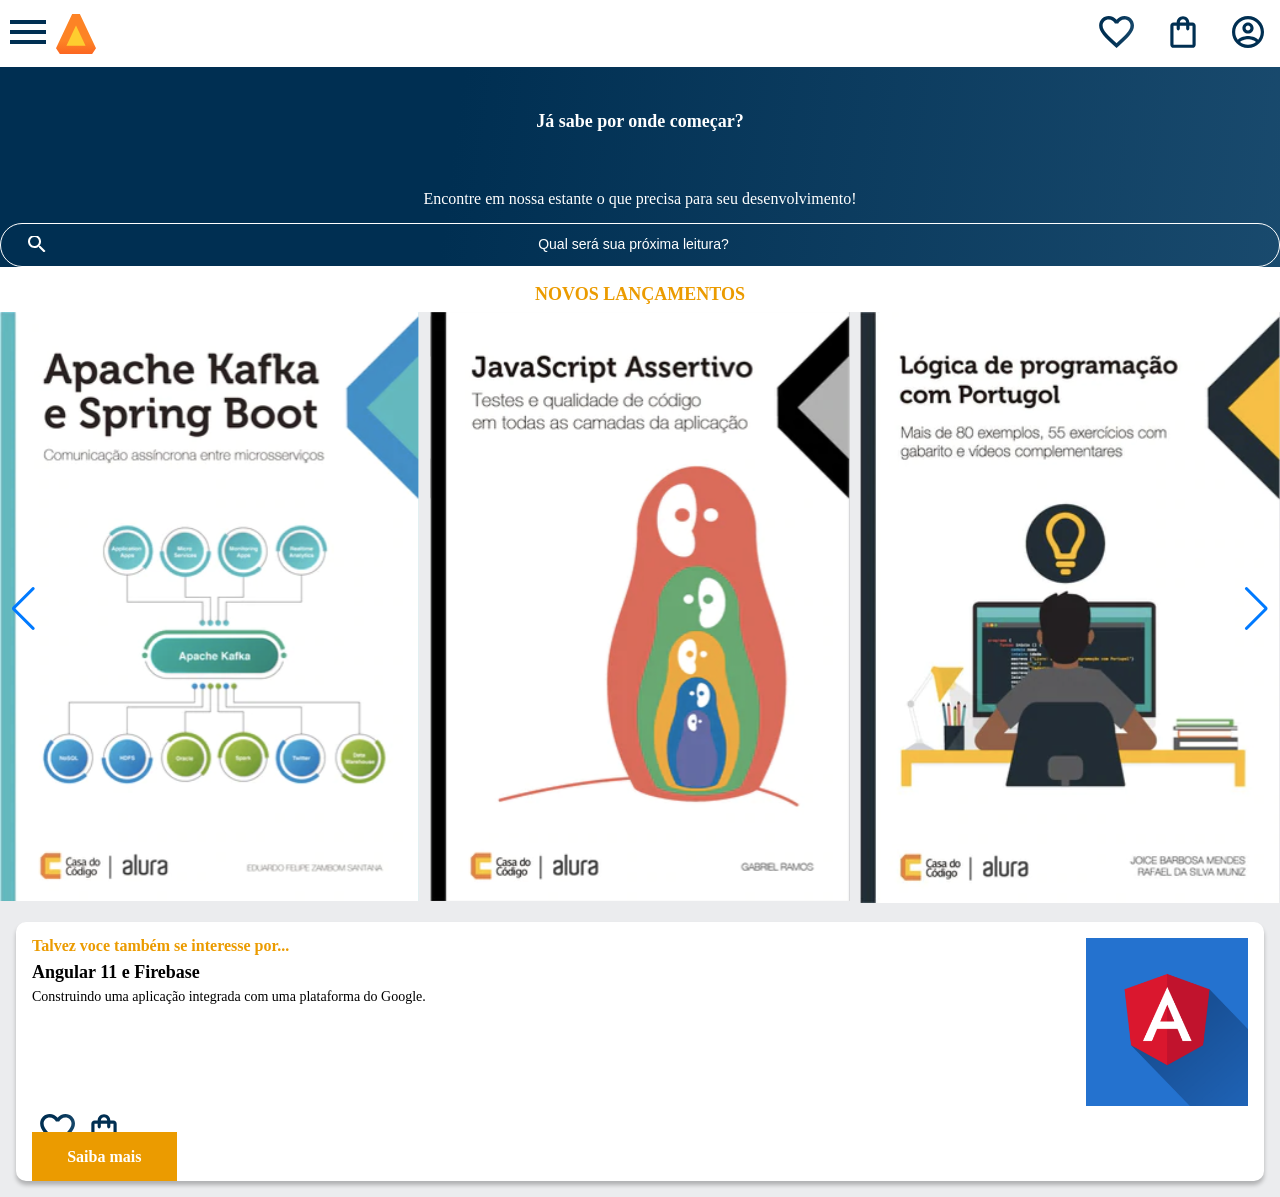
<file: AluraBooks-main/index.html>
<!DOCTYPE html>
<html lang="en">

<head>
    <meta charset="UTF-8">
    <meta name="viewport" content="width=device-width, initial-scale=1.0">
    <link rel="stylesheet" href="style.css">
    <link rel="stylesheet" href="reset.css">
    <link rel="preconnect" href="https://fonts.googleapis.com">
    <link rel="preconnect" href="https://fonts.gstatic.com" crossorigin>
    <link
        href="https://fonts.googleapis.com/css2?family=Poppins:ital,wght@0,100;0,200;0,300;0,400;0,500;0,600;0,700;0,800;0,900;1,100;1,200;1,300;1,400;1,500;1,600;1,700;1,800;1,900&display=swap"
        rel="stylesheet">
    <link rel="stylesheet" href="https://cdn.jsdelivr.net/npm/swiper@11/swiper-bundle.min.css" />


    <title>AluraBooks</title>
</head>

<body>
    <header class="cabecalho">
        <div class="container">
            <input type="checkbox" id="menu" class="container__botao">
            <label for="menu">
                <span class="cabecalho__menu-hamburguer container__imagem"></span>
            </label>

            <ul class="lista-menu">
                <li class="lita-menu__titulo">Categorias</li>

                <li class="lista-menu__item">
                    <a href="#" class="lista-menu__link">Progamação</a>
                </li>


                <li class="lista-menu__item">
                    <a href="#" class="lista-menu__link">Front-end</a>
                </li>


                <li class="lista-menu__item">
                    <a href="#" class="lista-menu__link">Infraestrutura</a>
                </li>


                <li class="lista-menu__item">
                    <a href="#" class="lista-menu__link">Business</a>
                </li>


                <li class="lista-menu__item">
                    <a href="#" class="lista-menu__link">Desing & UX</a>
                </li>


            </ul>
            <img src="img/Logo.svg" alt="Logo da AluraBooks">
        </div>

        <div class="ocntainer">
            <a href="#"><img src="img/Favoritos.svg" alt="Meus favoritos" class="container__imagem"></a>
            <a href="#"><img src="img/Compras.svg" alt="Carrinho de compras" class="container__imagem"></a>
            <a href="#"><img src="img/Usuario.svg" alt="Meu perfil" class="container__imagem"></a>
        </div>

    </header>

    <section class="banner">
        <h2 class="banner__titulo">Já sabe por onde começar?</h2>
        <p class="banner__texto">Encontre em nossa estante o que precisa para seu desenvolvimento!</p>
        <input type="search" class="banner__pesquisa" placeholder="Qual será sua próxima leitura?">
    </section>

    <section class="carrossel">
        <h2 class="carrossel__titulo">Novos lançamentos</h2>

        <!-- Slider main container -->
        <div class="swiper">
            <!-- Additional required wrapper -->
             <!-- If we need pagination -->
             <div class="swiper-pagination"></div>
             <div class="swiper-wrapper">
                <!-- Slides -->
                <div class="swiper-slide"><img src="img/ApacheKafka.svg" alt=""></div>
                <div class="swiper-slide"><img src="img/Javascript.svg" alt=""></div>
                <div class="swiper-slide"><img src="img/Portugol.svg" alt=""></div>
                ...
            </div>
           

            <!-- If we need navigation buttons -->
            <div class="swiper-button-prev"></div>
            <div class="swiper-button-next"></div>
    
        </div>

        <div class="card">
            <div class="card__descricao">
            <div class="descricao">
                <h3 class="descricao__titulo">Talvez voce também se interesse por...</h3>
                <h2 class="descricao__titulo-livro">Angular 11 e Firebase</h2>
                <p class="descricao__texto">Construindo uma aplicação integrada com uma plataforma do Google. </p>
            </div>
            <img src="img/Angular.svg" alt="" class="descricao__imagem">
         </div> 
         <ul class="botoes">
           <li class="botoes__item"><img src="img/Favoritos.svg" alt=""></li>
           <li class="botoes__item"><img src="img/Compras.svg" alt=""></li>
         </ul>
         <a href="#" class="botoes__ancora">Saiba mais</a>
      </div>

    </section>

    <script src="https://cdn.jsdelivr.net/npm/swiper@11/swiper-bundle.min.js"></script>

    <script>
        const swiper = new Swiper('.swiper', {
            spaceBetween: 10,
            slidesPerView:3,
            pagination:{
                el:".swiper-pagination",
                type:"bullets",
            },
        });
    </script>
</body>

</html>
</file>
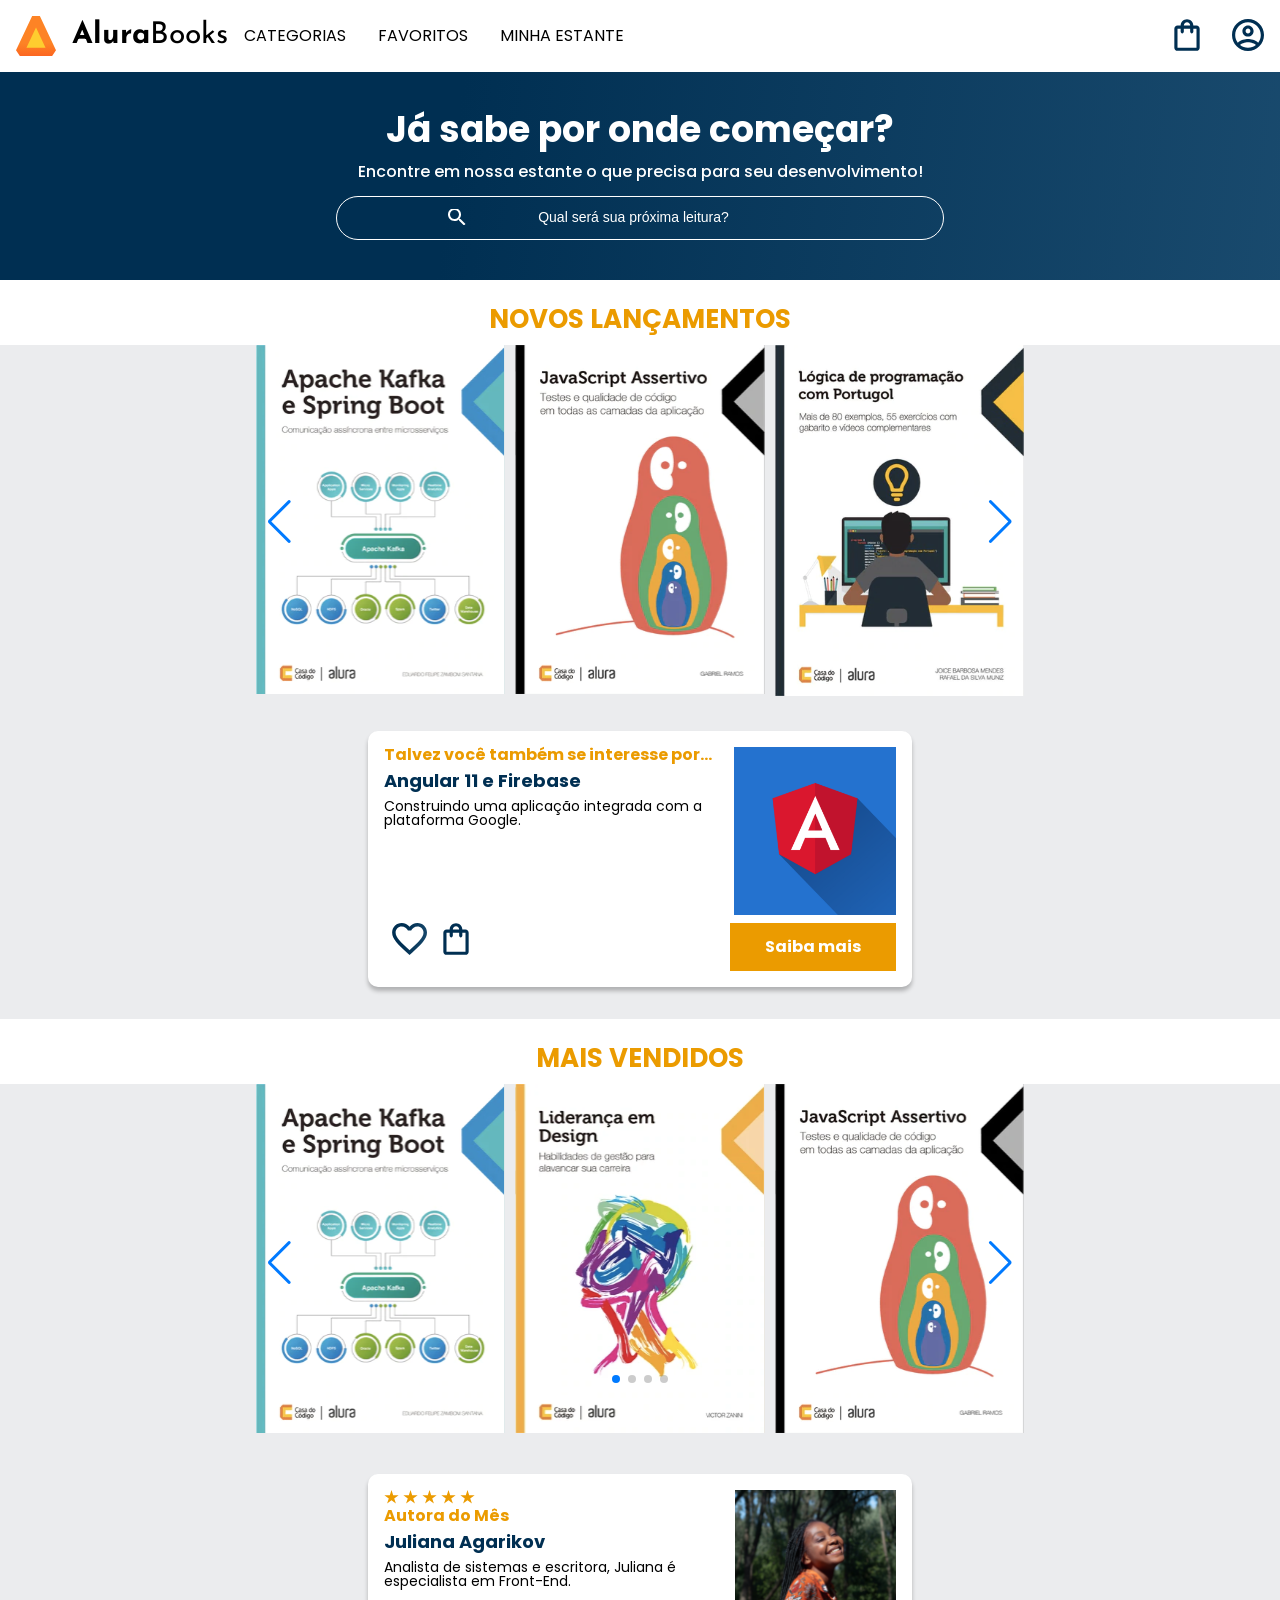
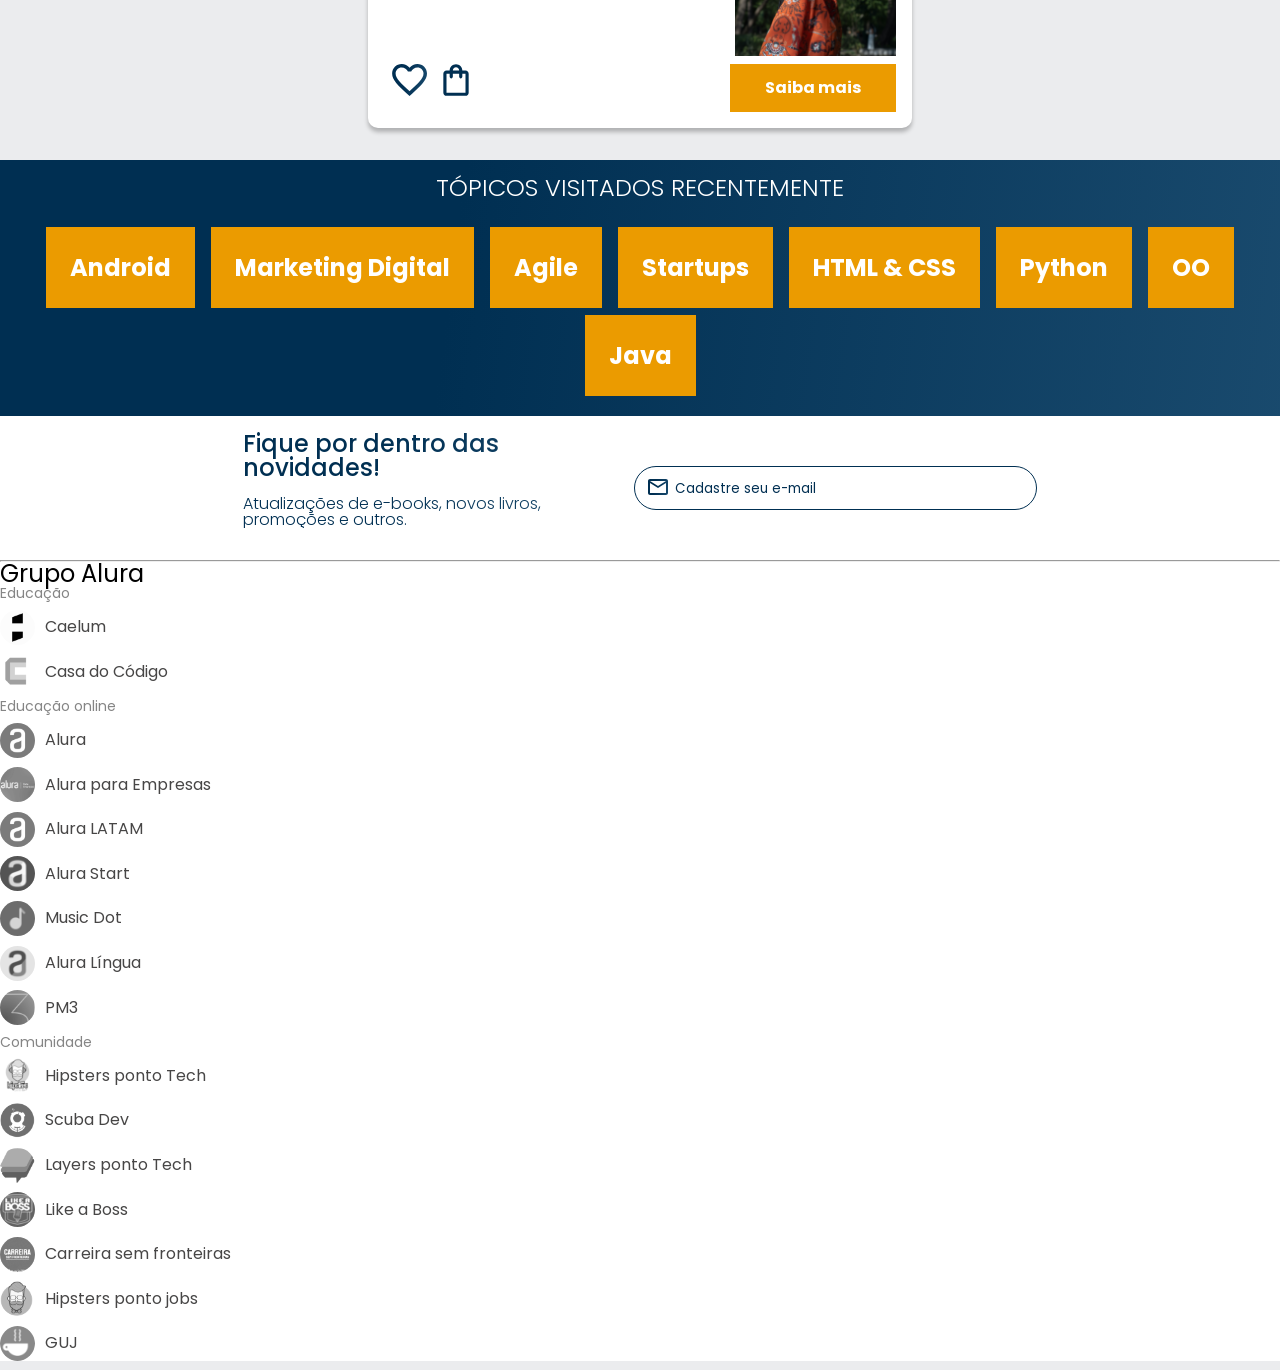
<file: AluraBooks/index.html>
<!DOCTYPE html>
<html>

<head>
    <meta charset="UTF-8">
    <meta name="viewport" content="width=device-width, initial-scale=1.0">
    <title>AluraBooks</title>
    <link rel="stylesheet" href="reset.css">
    <link rel="stylesheet" href="style.css">
    <link rel="preconnect" href="https://fonts.googleapis.com">
    <link rel="preconnect" href="https://fonts.gstatic.com" crossorigin>
    <link
        href="https://fonts.googleapis.com/css2?family=Poppins:ital,wght@0,100;0,200;0,300;0,400;0,500;0,600;0,700;0,800;0,900;1,100;1,200;1,300;1,400;1,500;1,600;1,700;1,800;1,900&display=swap"
        rel="stylesheet">
    <link href="https://fonts.googleapis.com/css2?family=Josefin+Sans:ital,wght@0,100..700;1,100..700&display=swap"
        rel="stylesheet">
    <link rel="stylesheet" href="https://cdn.jsdelivr.net/npm/swiper@11/swiper-bundle.min.css" />

</head>

<body>
    <header class="cabecalho">
        <div class="container">
            <input type="checkbox" id="menu" class="container__botao">
            <label for="menu">
                <span class="cabecalho__menu-hamburguer container__imagem"></span>
            </label>
            <ul class="lista-menu">
                <li class="lista-menu__titulo">Categorias</li>
                <li class="lista-menu__item">
                    <a href="#" class="lista-menu__link">Programação</a>
                </li>
                <li class="lista-menu__item">
                    <a href="#" class="lista-menu__link">Front-end</a>
                </li>
                <li class="lista-menu__item">
                    <a href="#" class="lista-menu__link">Infraestrutura</a>
                </li>
                <li class="lista-menu__item">
                    <a href="#" class="lista-menu__link">Business</a>
                </li>
                <li class="lista-menu__item">
                    <a href="#" class="lista-menu__link">Design & UX</a>
                </li>
            </ul>
            <img src="img/Logo.svg" alt="Logo da AluraBooks" class="container__imagem">
            <h1 class="container__titulo"><b class="container__titulo--negrito">Alura</b>Books</h1>

            <ul class="opcoes">
                <input type="checkbox" id="opcoes-menu" class="opcoes__botao">
                <label for="opcoes-menu">
                    <li class="opcoes__item">Categorias</li>
                </label>
                <ul class="lista-menu">
                    <li class="lista-menu__item">
                        <a href="#" class="lista-menu__link">Programação</a>
                    </li>
                    <li class="lista-menu__item">
                        <a href="#" class="lista-menu__link">Front-end</a>
                    </li>
                    <li class="lista-menu__item">
                        <a href="#" class="lista-menu__link">Infraestrutura</a>
                    </li>
                    <li class="lista-menu__item">
                        <a href="#" class="lista-menu__link">Business</a>
                    </li>
                    <li class="lista-menu__item">
                        <a href="#" class="lista-menu__link">Design & UX</a>
                    </li>
                </ul>

                <li class="opcoes__item"><a href="#" class="opcoes__link">Favoritos</a></li>
                <li class="opcoes__item"><a href="#" class="opcoes__link">Minha estante</a></li>


            </ul>

        </div>
        <div class="container">
            <a href="#"><img src="img/Favoritos.svg" alt="Meus favoritos"
                    class="container__imagem container__imagem-transparente"></a>
            <a href="#"><img src="img/Compras.svg" alt="Carrinho de compras" class="container__imagem">
            <p class="container__texto">Minha sacola</p>
            </a>
            <a href="#"><img src="img/Usuario.svg" alt="Meu perfil" class="container__imagem">
            <p class="container__texto">Meu perfil</p>
            </a>
        </div>
    </header>

    <section class="banner">
        <h2 class="banner__titulo">Já sabe por onde começar?</h2>
        <p class="banner__texto">Encontre em nossa estante o que precisa para seu desenvolvimento!</p>
        <input type="search" class="banner__pesquisa" placeholder="Qual será sua próxima leitura?">
    </section>

    <section class="carrossel">
        <h2 class="carrossel__titulo">Novos lançamentos</h2>
        <!-- Slider main container -->
        <div class="swiper">
            <!-- Additional required wrapper -->
            <!-- If we need pagination -->
            <div class="swiper-pagination"></div>
            <div class="swiper-wrapper">
                <!-- Slides -->
                <div class="swiper-slide"><img src="img/ApacheKafka.svg"
                        alt="Livro sobre apache Kafka e spreng boot da AluraBooks"></div>
                <div class="swiper-slide"><img src="img/Javascript.svg" alt="Livro sobre JavaScript da AluraBooks">
                </div>
                <div class="swiper-slide"><img src="img/Portugol.svg" alt="livro sobre Portugol da AluraBooks"></div>
                ...
            </div>

            <!-- If we need navigation buttons -->
            <div class="swiper-button-prev"></div>
            <div class="swiper-button-next"></div>

        </div>

        <div class="card">
            <div class="card__descricao">
                <div class="descricao">
                    <h3 class="descricao__titulo">Talvez você também se interesse por...</h3>
                    <h2 class="descricao__titulo-livro">Angular 11 e Firebase</h2>
                    <p class="descricao__texto">Construindo uma aplicação integrada com a plataforma Google.</p>
                </div>
                <img src="img/Angular.svg" alt="" class="descricao__imagem">
            </div>
            <div class="card__botoes">
                <ul class="botoes">
                    <li class="botoes__item"><img src="img/Favoritos.svg" alt=""></li>
                    <li class="botoes__item"><img src="img/Compras.svg" alt=""></li>
                </ul>
                <a href="#" class="botoes__ancora">Saiba mais</a>
            </div>
        </div>

    </section>

    <section class=”carrossel”>
        <h2 class="carrossel__titulo">Mais vendidos</h2>
        <div class="swiper">
            <!-- Additional required wrapper -->
            <!-- If we need pagination -->
            <div class="swiper-pagination"></div>

            <div class="swiper-wrapper">
                <!-- Slides -->
                <div class="swiper-slide"><img src="img/ApacheKafka.svg"
                        alt="Livro sobre apache kafka e spring boot da alura books"></div>
                <div class="swiper-slide"><img src="img/Liderança.svg"
                        alt="Livro sobre liderança em design da alura books">
                </div>
                <div class="swiper-slide"><img src="img/Javascript.svg"
                        alt="Livro sobre javascript assertivo da alurabooks">
                </div>
                <div class="swiper-slide"><img src="img/Guia Front-end.svg" alt="Livro Guia front end"></div>
                <div class="swiper-slide"><img src="img/Portugol.svg" alt="Livro sobre portugol"></div>
                <div class="swiper-slide"><img src="img/Acessibilidade.svg" alt="livro sobre acessibilidade"></div>
            </div>

            <!-- If we need navigation buttons -->
            <div class="swiper-button-prev"></div>
            <div class="swiper-button-next"></div>
        </div>

        <div class="card">
            <div class="card__descricao">
                <div class="descricao">
                    <img src="img/Estrelinhas.svg" alt="Avaliação 5 estrelas">
                    <h3 class="descricao__titulo">Autora do Mês</h3>
                    <h2 class="descricao__titulo-livro">Juliana Agarikov</h2>
                    <p class="descricao__texto">Analista de sistemas e escritora, Juliana é especialista em Front-End.
                    </p>
                </div>
                <img src="img/Escritora.svg" class="descricao__imagem">
            </div>
            <div class="card__botoes">
                <ul class="botoes">
                    <li class="botoes__item"><img src="img/Favoritos.svg" alt="Favoritar livro"></li>
                    <li class="botoes__item"><img src="img/Compras.svg" alt="Adicionar no carrinho de compras"></li>
                </ul>
                <a href="#" class="botoes__ancora">Saiba mais</a>
            </div>
        </div>

    </section>

    <section class="topicos">
        <h2 class="topicos__titulo">TÓPICOS VISITADOS RECENTEMENTE</h2>
        <ul class="topicos__lista">
            <li class="topicos__item"><a href="#" class="topicos__link">Android</a></li>
            <li class="topicos__item">
                <a href="#" class="topicos__link">Marketing Digital</a>
            </li>
            <li class="topicos__item">
                <a href="#" class="topicos__link">Agile</a>
            </li>
            <li class="topicos__item">
                <a href="#" class="topicos__link">Startups</a>
            </li>
            <li class="topicos__item">
                <a href="#" class="topicos__link">HTML & CSS</a>
            </li>
            <li class="topicos__item">
                <a href="#" class="topicos__link">Python</a>
            </li>
            <li class="topicos__item">
                <a href="#" class="topicos__link">OO</a>
            </li>
            <li class="topicos__item">
                <a href="#" class="topicos__link">Java</a>
            </li>
        </ul>



    </section>

    <section class="contato">
        <div class="contato__descricao">
            <h2 class="contato__titulo">Fique por dentro das novidades!</h2>
            <p class="contato__texto">Atualizações de e-books, novos livros, promoções e outros.</p>
        </div>
        <input type="email" placeholder="Cadastre seu e-mail" class="contato__email">
    </section>

    <hr />
    <footer class="rodape">
        <h2 class="rodape__titulo">Grupo Alura</h2>
        <ul class="lista-rodape">
            <li class="lista-rodape__titulo">Educação</li>
            <li class="lista-rodape__item">
                <img src="img/Caelum.svg" alt="Logo da Caelum" />
                <a href="#" class="lista-rodape__link">Caelum</a>
            </li>
            <li class="lista-rodape__item">
                <img src="img/CasaDoCodigo.svg" alt="Logo da Casa do Código" />
                <a href="#" class="lista-rodape__link">Casa do Código</a>
            </li>
        </ul>

        <ul class="lista-rodape">
            <li class="lista-rodape__titulo">Educação online</li>
            <li class="lista-rodape__item">
                <img src="img/Alura.svg" alt="Logo da Alura" />
                <a href="#" class="lista-rodape__link">Alura</a>
            </li>
            <li class="lista-rodape__item">
                <img src="img/AluraEmpresas.svg" alt="Logo da AluraParaEmpresas" />
                <a href="#" class="lista-rodape__link">Alura para Empresas</a>
            </li>
            <li class="lista-rodape__item">
                <img src="img/AluraLATAM.svg" alt="Logo da Alura Latam" />
                <a href="#" class="lista-rodape__link">Alura LATAM</a>
            </li>
            <li class="lista-rodape__item">
                <img src="img/AluraStart.svg" alt="Logo da Alura START" />
                <a href="#" class="lista-rodape__link">Alura Start</a>
            </li>
            <li class="lista-rodape__item">
                <img src="img/MusicDot.svg" alt="Logo da Music Dot" />
                <a href="#" class="lista-rodape__link">Music Dot</a>
            </li>
            <li class="lista-rodape__item">
                <img src="img/AluraLingua.svg" alt="Logo da Alura Lingua" />
                <a href="#" class="lista-rodape__link">Alura Língua</a>
            </li>
            <li class="lista-rodape__item">
                <img src="img/PM3.svg" alt="Logo da PM3" />
                <a href="#" class="lista-rodape__link">PM3</a>
            </li>
        </ul>

        <ul class="lista-rodape">
            <li class="lista-rodape__titulo">Comunidade</li>
            <li class="lista-rodape__item">
                <img src="img/HipstersTech.svg" alt="Logo do Hipsters ponto Tech" />
                <a href="#" class="lista-rodape__link">Hipsters ponto Tech</a>
            </li>
            <li class="lista-rodape__item">
                <img src="img/ScubaDev.svg" alt="Logo do Scuba Dev" />
                <a href="#" class="lista-rodape__link">Scuba Dev</a>
            </li>
            <li class="lista-rodape__item">
                <img src="img/LayersTech.svg" alt="Logo do Layers ponto Tech" />
                <a href="#" class="lista-rodape__link">Layers ponto Tech</a>
            </li>
            <li class="lista-rodape__item">
                <img src="img/LikeABoss.svg" alt="Logo do Like a Boss" />
                <a href="#" class="lista-rodape__link">Like a Boss</a>
            </li>
            <li class="lista-rodape__item">
                <img src="img/CarreiraSemFronteira.svg" alt="Logo do Carreira sem fronteiras" />
                <a href="#" class="lista-rodape__link">Carreira sem fronteiras</a>
            </li>
            <li class="lista-rodape__item">
                <img src="img/HipstersJobs.svg" alt="Logo do Hipsters ponto jobs" />
                <a href="#" class="lista-rodape__link">Hipsters ponto jobs</a>
            </li>
            <li class="lista-rodape__item">
                <img src="img/GUJ.svg" alt="Logo do GUJ" />
                <a href="#" class="lista-rodape__link">GUJ</a>
            </li>
        </ul>
    </footer>


    <script src="https://cdn.jsdelivr.net/npm/swiper@11/swiper-bundle.min.js"></script>
    <script>
        const swiper = new Swiper('.swiper', {
            spaceBetween: 10,
            slidesPerView: 3,
            pagination: {
                el: ".swiper-pagination",
                type: "bullets",
            },
        });
    </script>
</body>

</html>
</file>
<file: AluraBooks-main/style.css>
@import url("styles/header.css");
@import url("styles/banner.css");
@import url("styles/carrossel.css");

:root{
    --cor-de-fundo: #EBECEE;
    --branco: white;
    --laranja: #EB9B00;
    --azul-degrade: linear-gradient(97.54deg, #002F52 35.49%, #326589 165.35%);
    --fonte-principal: "Poppins"
    --azul: #002F52;
}

body{
    background-color: var(--cor-de-fundo);
    font-family: var(--fonte-principal);
    font-size: 16px;
    font-weight: 400;
}
</file>
<file: AluraBooks/style.css>
@import url("styles/header.css");
@import url("styles/banner.css");
@import url("styles/carrossel.css");
@import url("styles/topicos.css");
@import url("styles/contato.css");
@import url("styles/rodape.css");

:root {
    --cor-de-fundo: #EBECEE;
    --branco: #FFFFFF;
    --laranja: #EB9B00;
    --azul-degrade: linear-gradient(97.54deg, #002f52 35.49%, #326589 165.37%);
    --fonte-principal: "Poppins";
    --azul: #002F52;
    --fonte-secundaria: "Josefin Sans";
    --preto: #000000;
    --cinza:#474646;
    --cinza-claro:#858585;
}

body {
    background-color: var(--cor-de-fundo);
    font-family: var(--fonte-principal);
    font-size: 16px;
    font-weight: 400;
}
</file>
